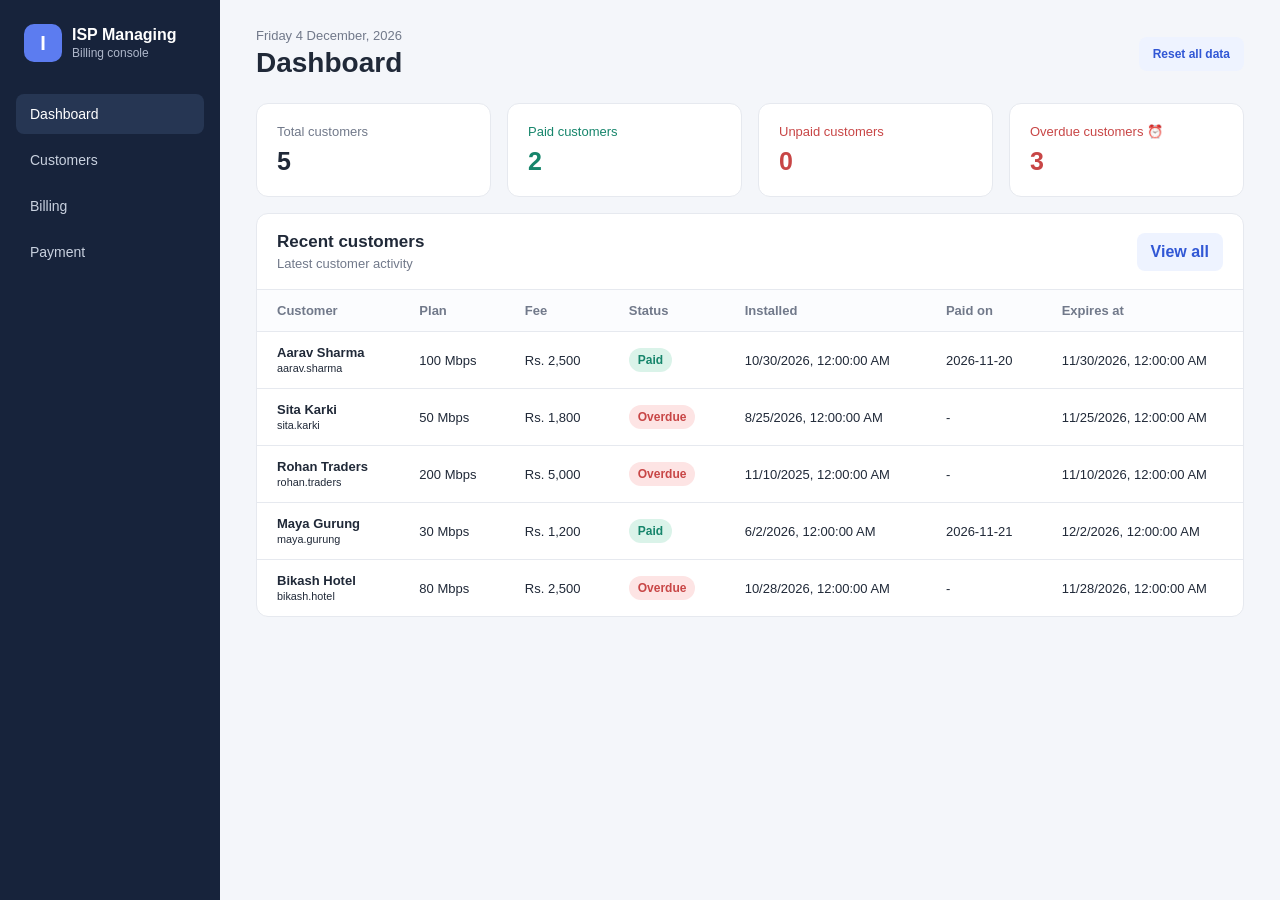
<file: index.html>
<!DOCTYPE html>
<html lang="en">
<head>
    <meta charset="UTF-8">
    <meta name="viewport" content="width=device-width, initial-scale=1.0">
    <title>ISP Managing</title>
    <meta name="theme-color" content="#17233b">
    <meta name="apple-mobile-web-app-capable" content="yes">
    <meta name="apple-mobile-web-app-status-bar-style" content="default">
    <link rel="manifest" href="manifest.webmanifest">
    <link rel="apple-touch-icon" href="icon.svg">
    <link rel="stylesheet" href="style.css">
</head>
<body>
    <aside class="sidebar">
        <div class="brand">
            <div class="brand-mark">I</div>
            <div>
                <strong>ISP Managing</strong>
                <span>Billing console</span>
            </div>
        </div>

        <nav>
            <button class="nav-item active" data-view="dashboard">Dashboard</button>
            <button class="nav-item" data-view="customers">Customers</button>
            <button class="nav-item" data-view="billing">Billing</button>
            <button class="nav-item" data-view="payments">Payment</button>
        </nav>

    </aside>

    <main>
        <header>
            <div>
                <p class="eyebrow" id="today"></p>
                <h1 id="pageTitle">Dashboard</h1>
            </div>
            <div class="header-actions">
                <button class="primary" id="openCustomerModal" hidden>+ Add customer</button>
                <button class="secondary reset-data" id="resetData">Reset all data</button>
            </div>
        </header>

        <section class="view active" id="dashboardView">
            <div class="stats">
                <button class="stat stat-link" data-customer-status="all">
                    <span>Total customers</span>
                    <strong id="customerCount">0</strong>
                </button>
                <button class="stat stat-link dashboard-paid" data-customer-status="Paid">
                    <span>Paid customers</span>
                    <strong id="paidCount">0</strong>
                </button>
                <button class="stat stat-link dashboard-unpaid" data-customer-status="Pending">
                    <span>Unpaid customers</span>
                    <strong id="unpaidCount">0</strong>
                </button>
                <button class="stat stat-link dashboard-overdue" data-customer-status="Overdue">
                    <span>Overdue customers <span aria-hidden="true">⏰</span></span>
                    <strong id="overdueCount">0</strong>
                </button>
            </div>

            <div class="panel">
                <div class="panel-header">
                    <div>
                        <h2>Recent customers</h2>
                        <p>Latest customer activity</p>
                    </div>
                    <button class="secondary" data-go="customers">View all</button>
                </div>
                <div class="table-wrap">
                    <table>
                        <thead>
                            <tr>
                                <th>Customer</th>
                                <th>Plan</th>
                                <th>Fee</th>
                                <th>Status</th>
                                <th>Installed</th>
                                <th>Paid on</th>
                                <th>Expires at</th>
                            </tr>
                        </thead>
                        <tbody id="recentCustomerRows"></tbody>
                    </table>
                </div>
            </div>
        </section>

        <section class="view" id="customersView">
            <div class="toolbar">
                <input type="search" id="customerSearch" placeholder="Search name, phone or username...">
                <select id="statusFilter">
                    <option value="all">All statuses</option>
                    <option value="Paid">Paid</option>
                    <option value="Pending">Unpaid</option>
                    <option value="Overdue">Overdue</option>
                </select>
            </div>
            <div class="panel">
                <div class="table-wrap">
                    <table>
                        <thead>
                            <tr>
                                        <th>Username</th>
                                <th>Customer</th>
                                <th>Phone</th>
                                <th>Plan</th>
                                        <th>Duration</th>
                                <th>Fee</th>
                                <th>Status</th>
                                        <th>Installed</th>
                                        <th>Paid on</th>
                                <th>Expires at</th>
                                <th></th>
                            </tr>
                        </thead>
                        <tbody id="customerRows"></tbody>
                    </table>
                </div>
            </div>
        </section>

        <section class="view" id="billingView">
            <div class="toolbar">
                <h2>Package installation history</h2>
            </div>
            <div class="panel">
                <div class="table-wrap">
                    <table>
                        <thead>
                            <tr>
                                <th>Username</th>
                                <th>Customer</th>
                                <th>Plan</th>
                                <th>Duration</th>
                                <th>Fee</th>
                                <th>Installed at</th>
                                <th>Expires at</th>
                                <th>Status</th>
                                <th>Action</th>
                            </tr>
                        </thead>
                        <tbody id="billingRows"></tbody>
                    </table>
                </div>
            </div>
        </section>

        <section class="view" id="paymentsView">
            <div class="stats">
                <article class="stat payment-monthly">
                    <span>Monthly revenue</span>
                    <strong id="monthlyRevenue">Rs. 0</strong>
                </article>
                <article class="stat payment-yearly">
                    <span>Yearly revenue</span>
                    <strong id="yearlyRevenue">Rs. 0</strong>
                </article>
                <article class="stat payment-unpaid">
                    <span>Unpaid amount</span>
                    <strong id="unpaidAmount">Rs. 0</strong>
                </article>
                <article class="stat payment-overdue">
                    <span>Overdue amount <span aria-hidden="true">⏰</span></span>
                    <strong id="overdueAmount">Rs. 0</strong>
                </article>
                <article class="stat payment-total">
                    <span>Total revenue</span>
                    <strong id="totalRevenue">Rs. 0</strong>
                </article>
            </div>
            <div class="panel">
                <div class="panel-header">
                    <div>
                        <h2>Payment history</h2>
                        <p>Recorded customer payments</p>
                    </div>
                </div>
                <div class="table-wrap">
                    <table>
                        <thead>
                            <tr>
                                <th>Username</th>
                                <th>Customer</th>
                                <th>Payment date</th>
                                <th>Amount</th>
                            </tr>
                        </thead>
                        <tbody id="paymentRows"></tbody>
                    </table>
                </div>
            </div>
        </section>
    </main>

    <div class="modal-backdrop" id="customerModal" aria-hidden="true">
        <div class="modal">
            <div class="modal-header">
                <h2 id="customerModalTitle">Add customer</h2>
                <button class="icon-button" id="closeCustomerModal" aria-label="Close">&times;</button>
            </div>
            <form id="customerForm">
                <label>Full name<input name="name" required></label>
                <label>Phone<input name="phone" required></label>
                <label>Username<input name="username" required></label>
                <div class="initial-package-fields">
                    <h3>Initial package</h3>
                    <div class="form-grid">
                        <label>Plan
                            <select name="plan">
                                <option>30 Mbps</option>
                                <option>50 Mbps</option>
                                <option>80 Mbps</option>
                                <option>100 Mbps</option>
                                <option>200 Mbps</option>
                            </select>
                        </label>
                        <label>Fee (Rs.)<input name="fee" type="number" min="1" required></label>
                    </div>
                    <div class="form-grid">
                        <label>Duration
                            <select name="months">
                                <option value="1">1 month</option>
                                <option value="3">3 months</option>
                                <option value="6">6 months</option>
                                <option value="12">12 months</option>
                            </select>
                        </label>
                        <label>Status
                            <select name="status">
                                <option>Pending</option>
                                <option>Paid</option>
                            </select>
                        </label>
                        <label>Installed at<input name="installDate" type="datetime-local" required></label>
                        <label>Payment date<input name="paymentDate" type="date"></label>
                        <label>Expires at<input name="expiresAtPreview" type="datetime-local" readonly></label>
                    </div>
                </div>
                <button class="primary form-submit" type="submit" id="saveCustomerButton">Save customer</button>
            </form>
        </div>
    </div>

    <div class="modal-backdrop" id="packageModal" aria-hidden="true">
        <div class="modal">
            <div class="modal-header">
                <div>
                    <h2>Install package</h2>
                    <p id="packageCustomerName"></p>
                </div>
                <button class="icon-button" id="closePackageModal" aria-label="Close">&times;</button>
            </div>
            <form id="packageForm">
                <div class="form-grid">
                    <label>Plan
                        <select name="plan">
                            <option>30 Mbps</option>
                            <option>50 Mbps</option>
                            <option>80 Mbps</option>
                            <option>100 Mbps</option>
                            <option>200 Mbps</option>
                        </select>
                    </label>
                    <label>Fee (Rs.)<input name="fee" type="number" min="1" required></label>
                </div>
                <div class="form-grid">
                    <label>Duration
                        <select name="months">
                            <option value="1">1 month</option>
                            <option value="3">3 months</option>
                            <option value="6">6 months</option>
                            <option value="12">12 months</option>
                        </select>
                    </label>
                    <label>Status
                        <select name="status">
                            <option>Pending</option>
                            <option>Paid</option>
                        </select>
                    </label>
                </div>
                <div class="form-grid">
                    <label>Installed at<input name="installDate" type="datetime-local" required></label>
                    <label>Expires at<input name="expiresAtPreview" type="datetime-local" readonly></label>
                </div>
                <label>Payment date<input name="paymentDate" type="date"></label>
                <button class="primary form-submit" type="submit">Install package</button>
            </form>
        </div>
    </div>

    <div class="modal-backdrop" id="resetPinModal" aria-hidden="true">
        <div class="modal" role="dialog" aria-modal="true" aria-labelledby="resetPinTitle">
            <div class="modal-header">
                <h2 id="resetPinTitle">Reset all data</h2>
                <button class="icon-button" id="closeResetPinModal" type="button" aria-label="Close">&times;</button>
            </div>
            <form id="resetPinForm">
                <label>Reset PIN
                    <input name="pin" type="password" inputmode="numeric" pattern="[0-9]{4}" maxlength="4" autocomplete="off" required>
                </label>
                <p class="form-error" id="resetPinError" role="alert" aria-live="polite"></p>
                <button class="primary form-submit" type="submit">Continue</button>
            </form>
        </div>
    </div>

    <script src="ff.js?v=7"></script>
</body>
</html>
</file>
<file: style.css>
:root {
    --navy: #17233b;
    --blue: #3157d5;
    --blue-light: #eef3ff;
    --green: #16856b;
    --red: #c84646;
    --amber: #9a6b11;
    --text: #202938;
    --muted: #71798a;
    --border: #e6e9ef;
    --background: #f4f6fa;
}

* { box-sizing: border-box; }
[hidden] { display: none !important; }

body {
    margin: 0;
    min-height: 100vh;
    overflow-x: hidden;
    font-family: Inter, Segoe UI, Arial, sans-serif;
    color: var(--text);
    background: var(--background);
}

.sidebar {
    position: fixed;
    inset: 0 auto 0 0;
    width: 220px;
    padding: 24px 16px;
    background: var(--navy);
    color: white;
    display: flex;
    flex-direction: column;
}

.brand {
    display: flex;
    align-items: center;
    gap: 10px;
    margin: 0 8px 32px;
}

.brand-mark {
    width: 38px;
    height: 38px;
    border-radius: 10px;
    display: grid;
    place-items: center;
    background: #5c7cf0;
    font-size: 20px;
    font-weight: 800;
}

.brand strong, .brand span { display: block; }
.brand span { color: #aeb7ca; font-size: 12px; margin-top: 2px; }

nav { display: grid; gap: 6px; }

.nav-item {
    width: 100%;
    border: 0;
    border-radius: 8px;
    padding: 12px 14px;
    background: transparent;
    color: #c9d1df;
    text-align: left;
    cursor: pointer;
    font-size: 14px;
}

.nav-item:hover, .nav-item.active { background: #263653; color: white; }
main {
    margin-left: 220px;
    min-height: 100vh;
    max-height: 100vh;
    overflow-y: auto;
    padding: 28px 36px;
}

header, .panel-header, .toolbar {
    display: flex;
    align-items: center;
    justify-content: space-between;
}

header { margin-bottom: 24px; }
.header-actions { display: flex; align-items: center; gap: 8px; }
.reset-data { padding: 7px 10px; font-size: 12px; white-space: nowrap; }
h1 { margin: 4px 0 0; font-size: 28px; }
h2 { margin: 0; font-size: 17px; }
.eyebrow { margin: 0; color: var(--muted); font-size: 13px; }

button, input, select { font: inherit; }

.primary, .secondary {
    border: 0;
    border-radius: 8px;
    padding: 10px 14px;
    cursor: pointer;
    font-weight: 700;
}

.primary { background: var(--blue); color: white; }
.secondary { background: var(--blue-light); color: var(--blue); }
.primary:hover { background: #264abf; }

.view { display: none; }
.view.active { display: block; }

.stats {
    display: grid;
    grid-template-columns: repeat(auto-fit, minmax(190px, 1fr));
    gap: 16px;
    margin-bottom: 16px;
}

.stat {
    background: white;
    border: 1px solid var(--border);
    border-radius: 12px;
    padding: 20px;
    display: grid;
    gap: 8px;
}

.stat span { color: var(--muted); font-size: 13px; }
.stat strong { font-size: 25px; }
.stat small { color: var(--muted); }
.stat .positive { color: var(--green); }
.stat-link {
    width: 100%;
    color: var(--text);
    text-align: left;
    cursor: pointer;
}
.stat-link:hover { border-color: #b9c8fb; box-shadow: 0 3px 12px rgba(49, 87, 213, .08); }
.dashboard-paid > span, .dashboard-paid > strong { color: var(--green); }
.dashboard-unpaid > span, .dashboard-unpaid > strong,
.dashboard-overdue > span, .dashboard-overdue > strong { color: var(--red); }

.payment-monthly span { color: var(--blue); }
.payment-yearly span { color: var(--amber); }
.payment-monthly strong, .payment-yearly strong { color: var(--green); }
.payment-unpaid strong, .payment-overdue strong { color: var(--red); }

.panel {
    background: white;
    border: 1px solid var(--border);
    border-radius: 12px;
    overflow: hidden;
}

.panel-header { padding: 18px 20px; }
.panel-header p { margin: 4px 0 0; color: var(--muted); font-size: 13px; }

.toolbar { margin-bottom: 14px; gap: 12px; }
.toolbar input, .toolbar select {
    border: 1px solid var(--border);
    border-radius: 8px;
    background: white;
    padding: 10px 12px;
}
.toolbar input { width: 300px; }

.table-wrap {
    max-height: 520px;
    overflow: auto;
}
table { width: 100%; border-collapse: collapse; font-size: 13px; }
th, td { padding: 13px 20px; border-top: 1px solid var(--border); text-align: left; }
th { color: var(--muted); font-weight: 600; background: #fbfcfe; }
td { white-space: nowrap; }

.status {
    display: inline-block;
    border-radius: 999px;
    padding: 5px 9px;
    font-size: 12px;
    font-weight: 700;
}
.status-paid { background: #daf3e9; color: var(--green); }
.status-pending { background: #fff1ce; color: var(--amber); }
.status-overdue { background: #fde4e4; color: var(--red); }

.action-button {
    border: 0;
    border-radius: 6px;
    background: #edf1ff;
    color: var(--blue);
    padding: 7px 9px;
    cursor: pointer;
    margin-right: 4px;
}
.action-button.danger { background: #fff0f0; color: var(--red); }

.modal-backdrop {
    position: fixed;
    inset: 0;
    z-index: 10;
    display: none;
    place-items: center;
    overflow-y: auto;
    padding: 16px;
    background: rgba(15, 24, 43, .48);
}
.modal-backdrop.open { display: grid; }

.modal {
    width: min(520px, calc(100% - 32px));
    max-height: calc(100vh - 32px);
    max-height: calc(100dvh - 32px);
    display: flex;
    flex-direction: column;
    border-radius: 14px;
    background: white;
    padding: 20px;
    box-shadow: 0 20px 50px rgba(20, 30, 50, .25);
}
.modal-header { display: flex; justify-content: space-between; align-items: center; flex: 0 0 auto; margin-bottom: 16px; }
.icon-button { border: 0; background: transparent; font-size: 24px; cursor: pointer; color: var(--muted); }

form { display: grid; gap: 12px; }
#customerForm, #packageForm {
    min-height: 0;
    flex: 1 1 auto;
    overflow-y: auto;
    overscroll-behavior: contain;
}
form label { display: grid; gap: 7px; color: var(--muted); font-size: 13px; }
form input, form select { width: 100%; border: 1px solid var(--border); border-radius: 8px; padding: 10px; }
.form-grid { display: grid; grid-template-columns: 1fr 1fr; gap: 12px; }
.form-submit { margin-top: 4px; }
.form-error:empty { display: none; }
.form-error { margin: 0; color: var(--red); font-size: 13px; }
.initial-package-fields { display: grid; gap: 12px; }
.initial-package-fields h3 { margin: 4px 0 0; color: var(--text); font-size: 15px; }
.customer-name-link {
    border: 0;
    padding: 0;
    background: transparent;
    color: var(--blue);
    cursor: pointer;
    font-weight: 700;
}
.customer-name-link:hover { text-decoration: underline; }

.empty { color: var(--muted); text-align: center; padding: 30px; }

@media (max-width: 800px) {
    .sidebar { position: static; width: 100%; height: auto; padding: 12px; }
    .brand { margin-bottom: 10px; }
    nav { grid-template-columns: repeat(4, minmax(0, 1fr)); }
    main { margin-left: 0; padding: 20px 16px; }
    header { flex-wrap: wrap; gap: 10px; }
    .header-actions { margin-left: auto; }
    .stats { grid-template-columns: 1fr; }
    .toolbar { align-items: stretch; }
    .toolbar input { width: 100%; }
    .form-grid { grid-template-columns: 1fr; }
    .modal-backdrop { padding: 8px; }
    .modal {
        width: 100%;
        max-height: calc(100vh - 16px);
        max-height: calc(100dvh - 16px);
        padding: 16px;
    }
}
</file>
